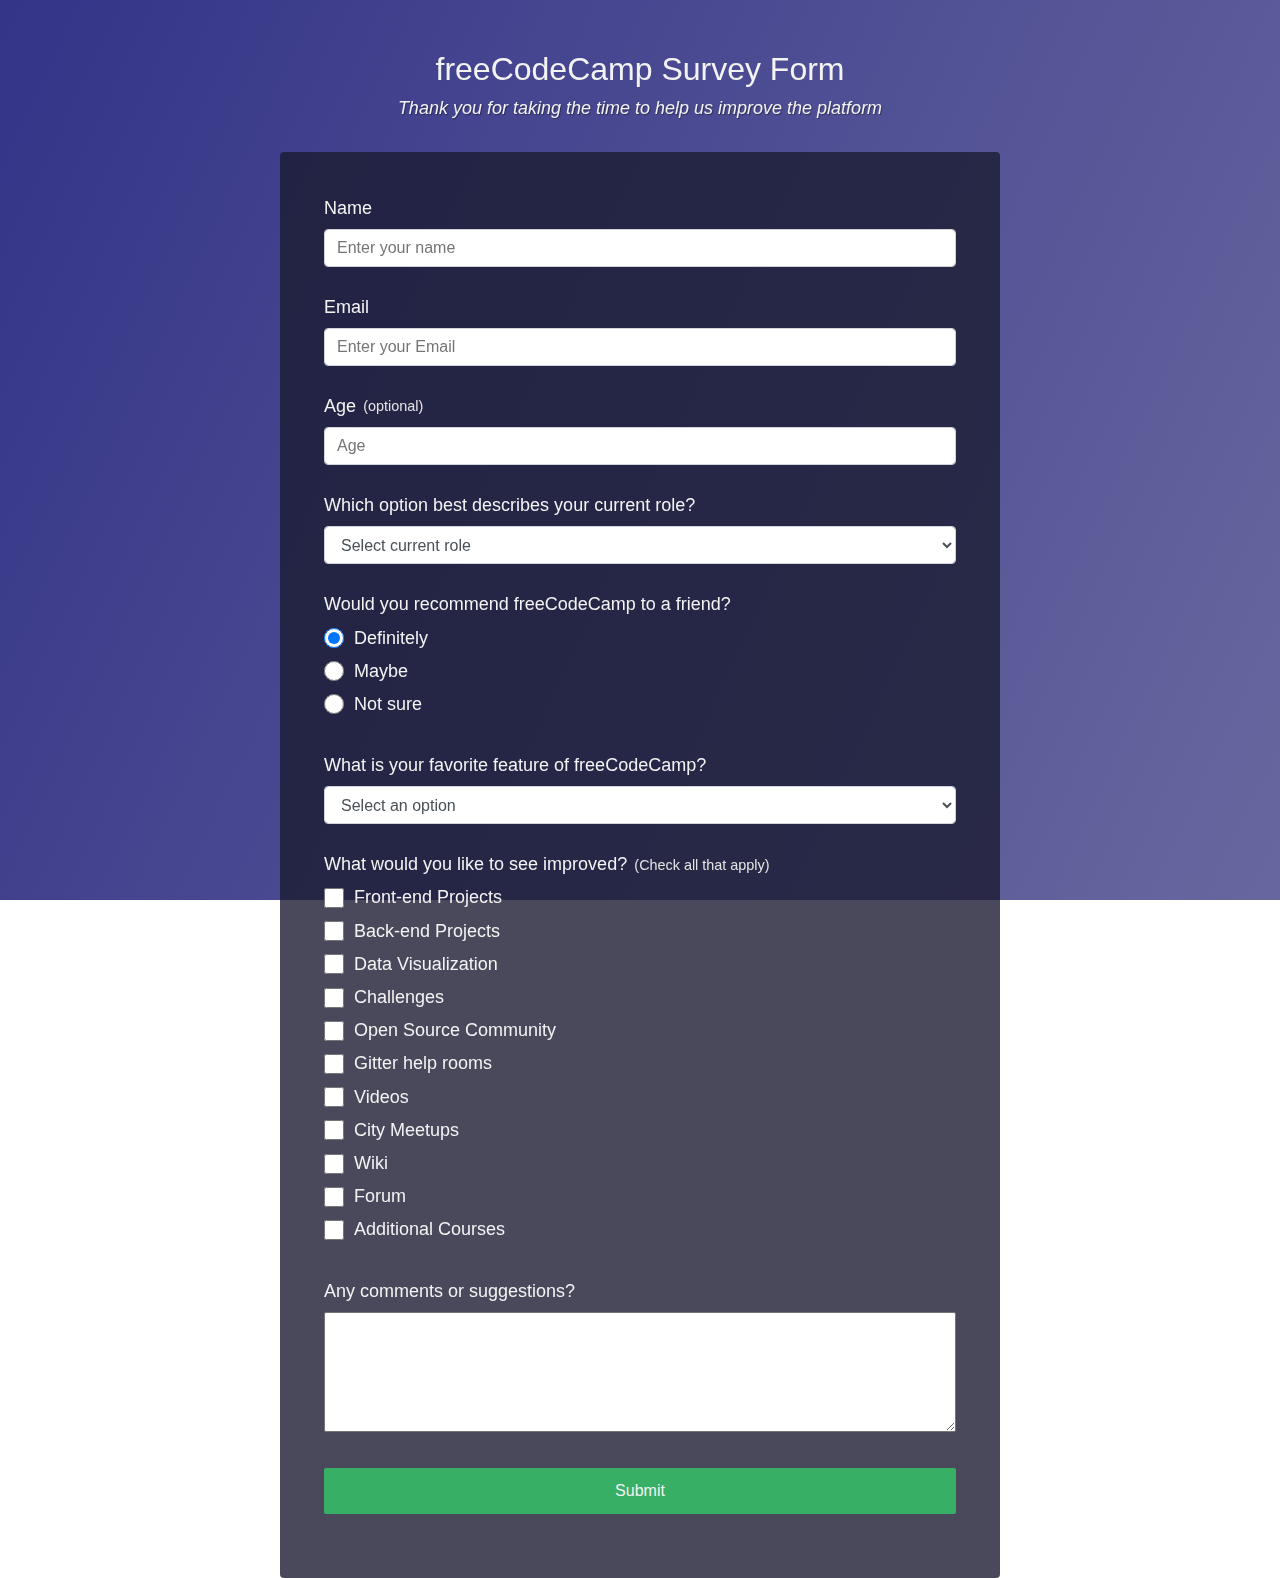
<file: Responsive_Web_Design/Survey Form/index.html>
<!DOCTYPE html>
<html lang='en'>
<head>
    <link rel='stylesheet' href='styles.css'>
    <title>https://survey-form.freecodecamp.rocks/</title>
</head>
<body class='page'>
<div class='container'>

    <header class='header'>
        <h1 class='header__title' id='title'>
            freeCodeCamp Survey Form
        </h1>
        <p class='header__description' id='description'>
            Thank you for taking the time to help us improve the platform
        </p>
    </header>

    <form class='form' id='survey-form'>

        <div class='form__item'>
            <label
                    class='form__label'
                    id='name-label'
                    for='name'
            >
                Name
            </label>
            <input
                    class='form__input-text'
                    id='name'
                    type='text'
                    placeholder='Enter your name'
                    required
            />
        </div>

        <div class='form__item'>
            <label
                    class='form__label'
                    id='email-label'
                    for='email'
            >
                Email
            </label>
            <input
                    class='form__input-text'
                    id='email'
                    type='email'
                    placeholder='Enter your Email'
                    required
            />
        </div>

        <div class='form__item'>
            <label
                    class='form__label'
                    id='number-label'
                    for='number'
            >
                Age
                <span class='form__label-clue'>(optional)</span>
            </label>
            <input
                    class='form__input-text'
                    id='number'
                    type='number'
                    min='10'
                    max='99'
                    placeholder='Age'
            />
        </div>

        <div class='form__item'>
            <label
                    class='form__label'
                    for='dropdown'
            >
                Which option best describes your current role?
            </label>
            <select class='form__input-text' id='dropdown'>
                <option disabled selected value>
                    Select current role
                </option>
                <option>Student</option>
                <option>Full time Job</option>
                <option>Full time Learner</option>
                <option>Prefer not to say</option>
                <option>Other</option>
            </select>
        </div>

        <div class='form__item'>
            <p class='form__item-title'>
                Would you recommend freeCodeCamp to a friend?
            </p>
            <label class='form__radioButton-label'>
                <input
                        class='form__radioButton'
                        type='radio'
                        checked
                        name='user-recommend'
                        value='definitely'
                />
                Definitely
            </label>
            <label class='form__radioButton-label'>
                <input
                        class='form__radioButton'
                        type='radio'
                        name='user-recommend'
                        value='maybe'
                />
                Maybe
            </label>
            <label class='form__radioButton-label'>
                <input
                        class='form__radioButton'
                        type='radio'
                        name='user-recommend'
                        value='not sure'
                />
                Not sure
            </label>
        </div>

        <div class='form__item'>
            <label
                    class='form__label indent'>
                What is your favorite feature of freeCodeCamp?
            </label>
            <select
                    class='form__input-text'
                    id='most-like'
                    name='most-like'
            >
                <option disabled selected value>Select an option</option>
                <option value='challenges'>Challenges</option>
                <option value='project'>Project</option>
                <option value='community'>Community</option>
                <option value='openSource'>Open source</option>
            </select>
        </div>

        <div class='form__item'>
            <label class='form__label'>
                What would you like to see improved?
                <span class='form__label-clue'>
                    (Check all that apply)
                </span>
            </label>
            <label class='form__radioButton-label'>
                <input
                        class='form__radioButton'
                        type='checkbox'
                        name='prefer'
                        value='front-end projects'
                />
                Front-end Projects
            </label>
            <label class='form__radioButton-label'>
                <input
                        class='form__radioButton'
                        type='checkbox'
                        name='prefer'
                        value='back-end projects'
                />
                Back-end Projects
            </label>
            <label class='form__radioButton-label'>
                <input
                        class='form__radioButton'
                        type='checkbox'
                        name='prefer'
                        value='data-visualization'
                />
                Data Visualization
            </label>
            <label class='form__radioButton-label'>
                <input
                        class='form__radioButton'
                        type='checkbox'
                        name='prefer'
                        value='challenges'
                />
                Challenges
            </label>
            <label class='form__radioButton-label'>
                <input
                        class='form__radioButton'
                        type='checkbox'
                        name='prefer'
                        value='open-source-community'
                />
                Open Source Community
            </label>
            <label class='form__radioButton-label'>
                <input
                        class='form__radioButton'
                        type='checkbox'
                        name='prefer'
                        value='Gitter-help-rooms'
                />
                Gitter help rooms
            </label>
            <label class='form__radioButton-label'>
                <input
                        class='form__radioButton'
                        type='checkbox'
                        name='prefer'
                        value='videos'
                />
                Videos
            </label>
            <label class='form__radioButton-label'>
                <input
                        class='form__radioButton'
                        type='checkbox'
                        name='prefer'
                        value='city-meetups'
                />
                City Meetups
            </label>
            <label class='form__radioButton-label'>
                <input
                        class='form__radioButton'
                        type='checkbox'
                        name='prefer'
                        value='wiki'
                />
                Wiki
            </label>
            <label class='form__radioButton-label'>
                <input
                        class='form__radioButton'
                        type='checkbox'
                        name='prefer'
                        value='forum'
                />
                Forum
            </label>
            <label class='form__radioButton-label'>
                <input
                        class='form__radioButton'
                        type='checkbox'
                        name='prefer'
                        value='additional courses'
                />
                Additional Courses
            </label>
        </div>

        <div class='form__item'>
            <p class='form__item-title indent'>
                Any comments or suggestions?
            </p>
            <textarea
                    class='form__comment'
                    id='comments'
                    name='comment'
                    placeholder='Enter your comment here...'
            >
          </textarea>
        </div>

        <div class='form__item'>
            <button
                    class='form__submit-button indent'
                    type='submit'
                    id='submit'
            >
                Submit
            </button>
        </div>
    </form>
</div>
</body>
</html>
</file>
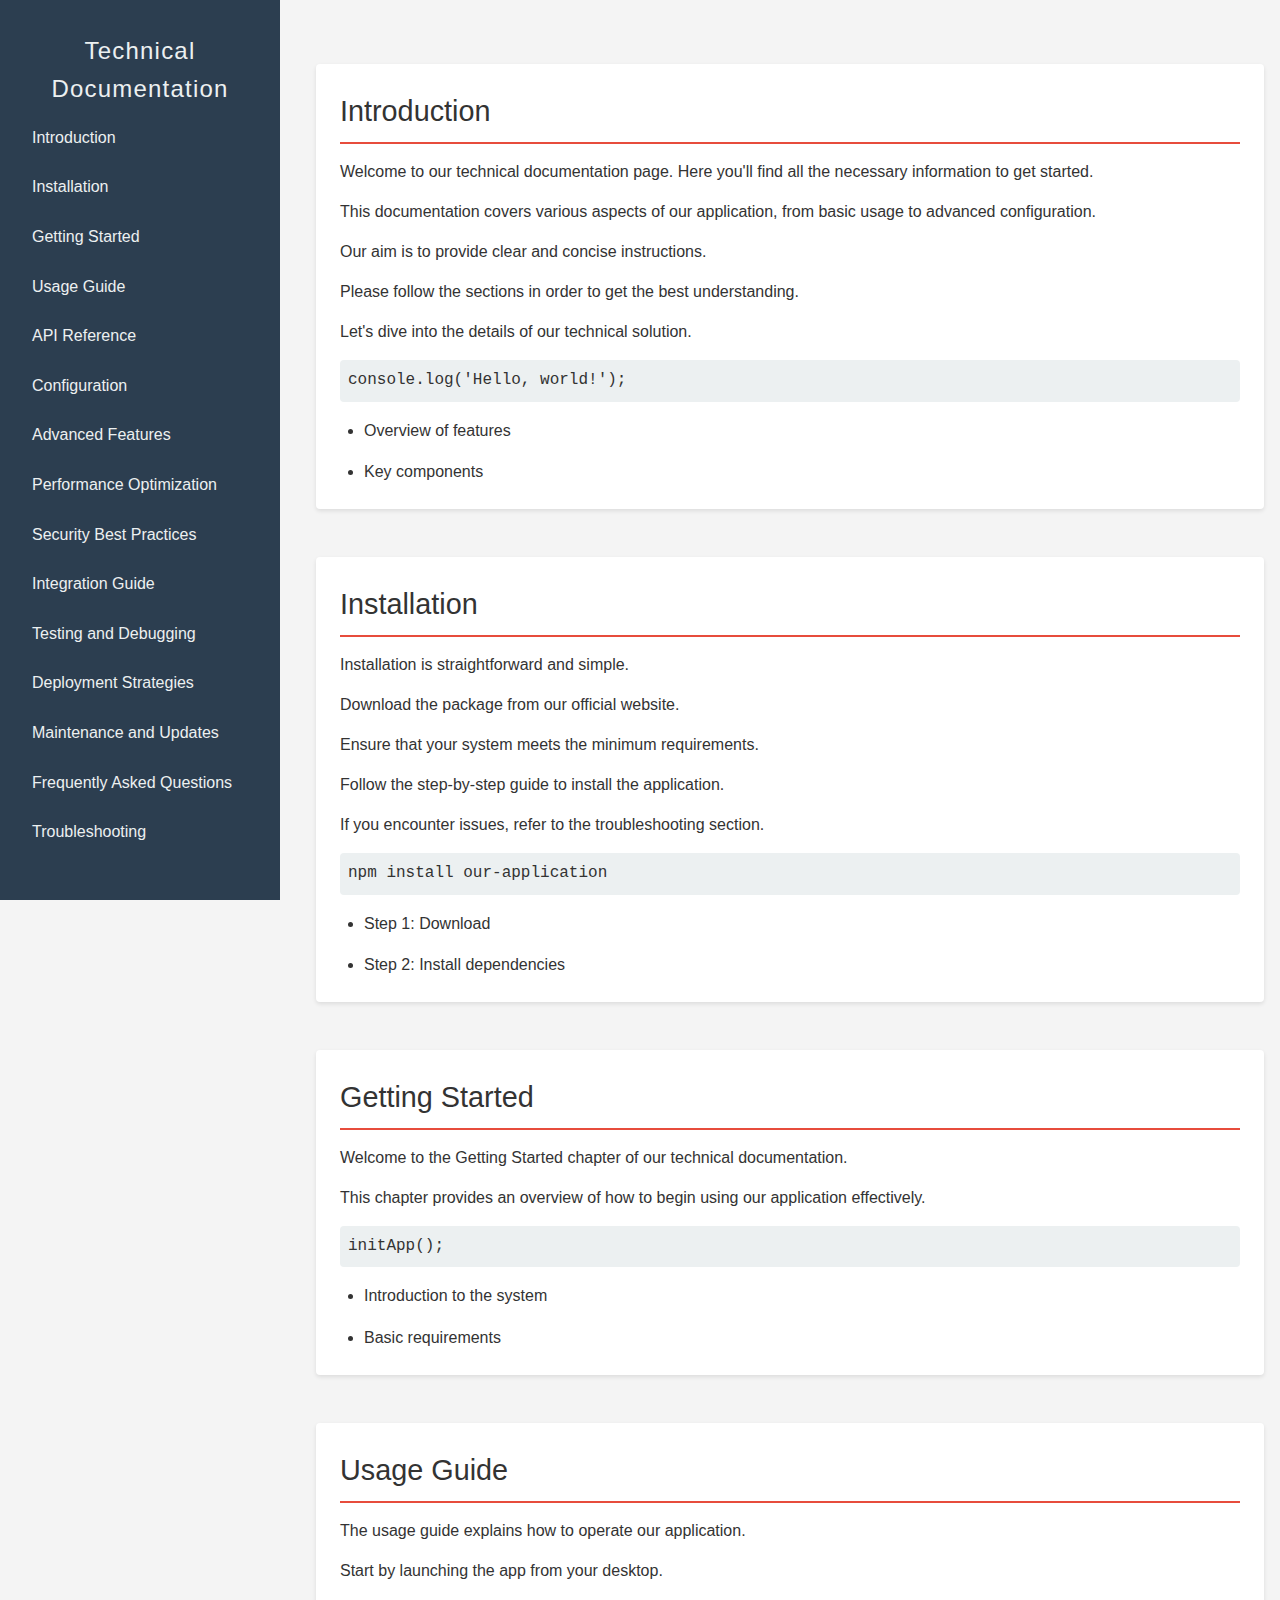
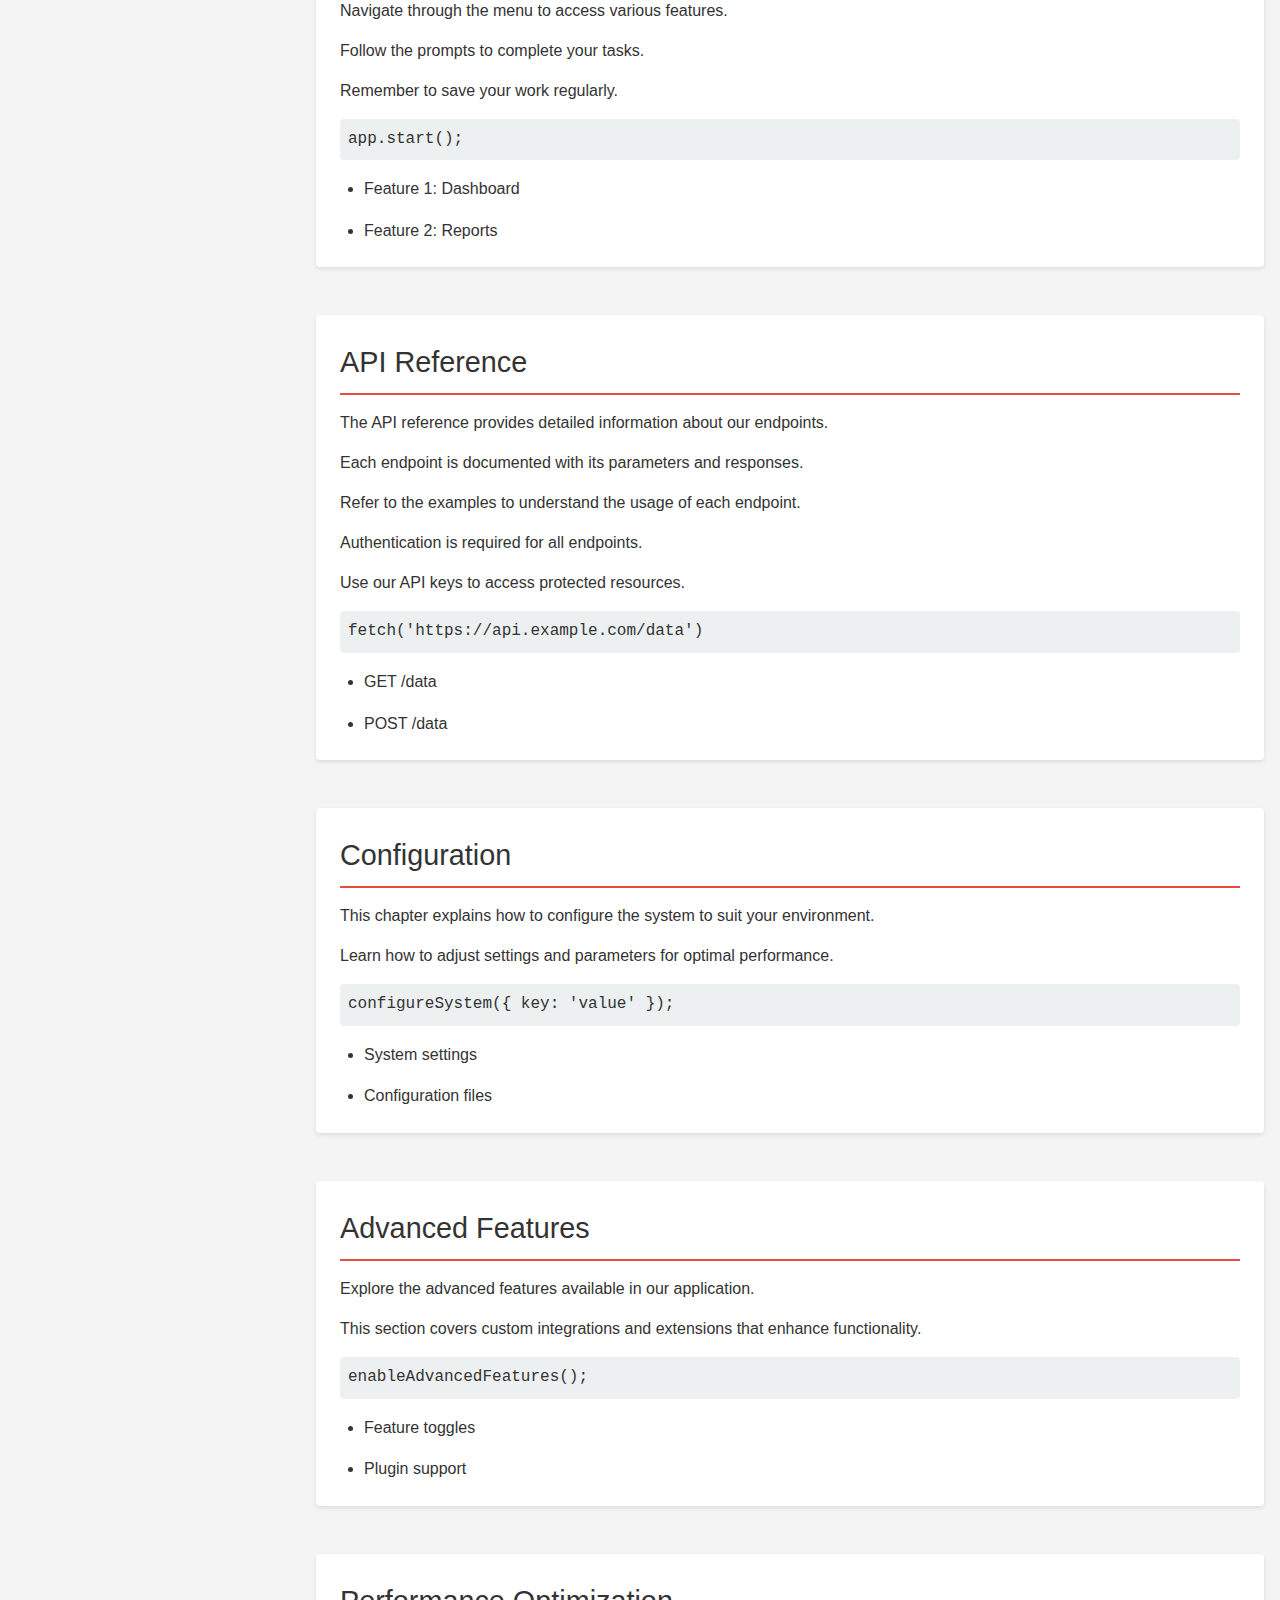
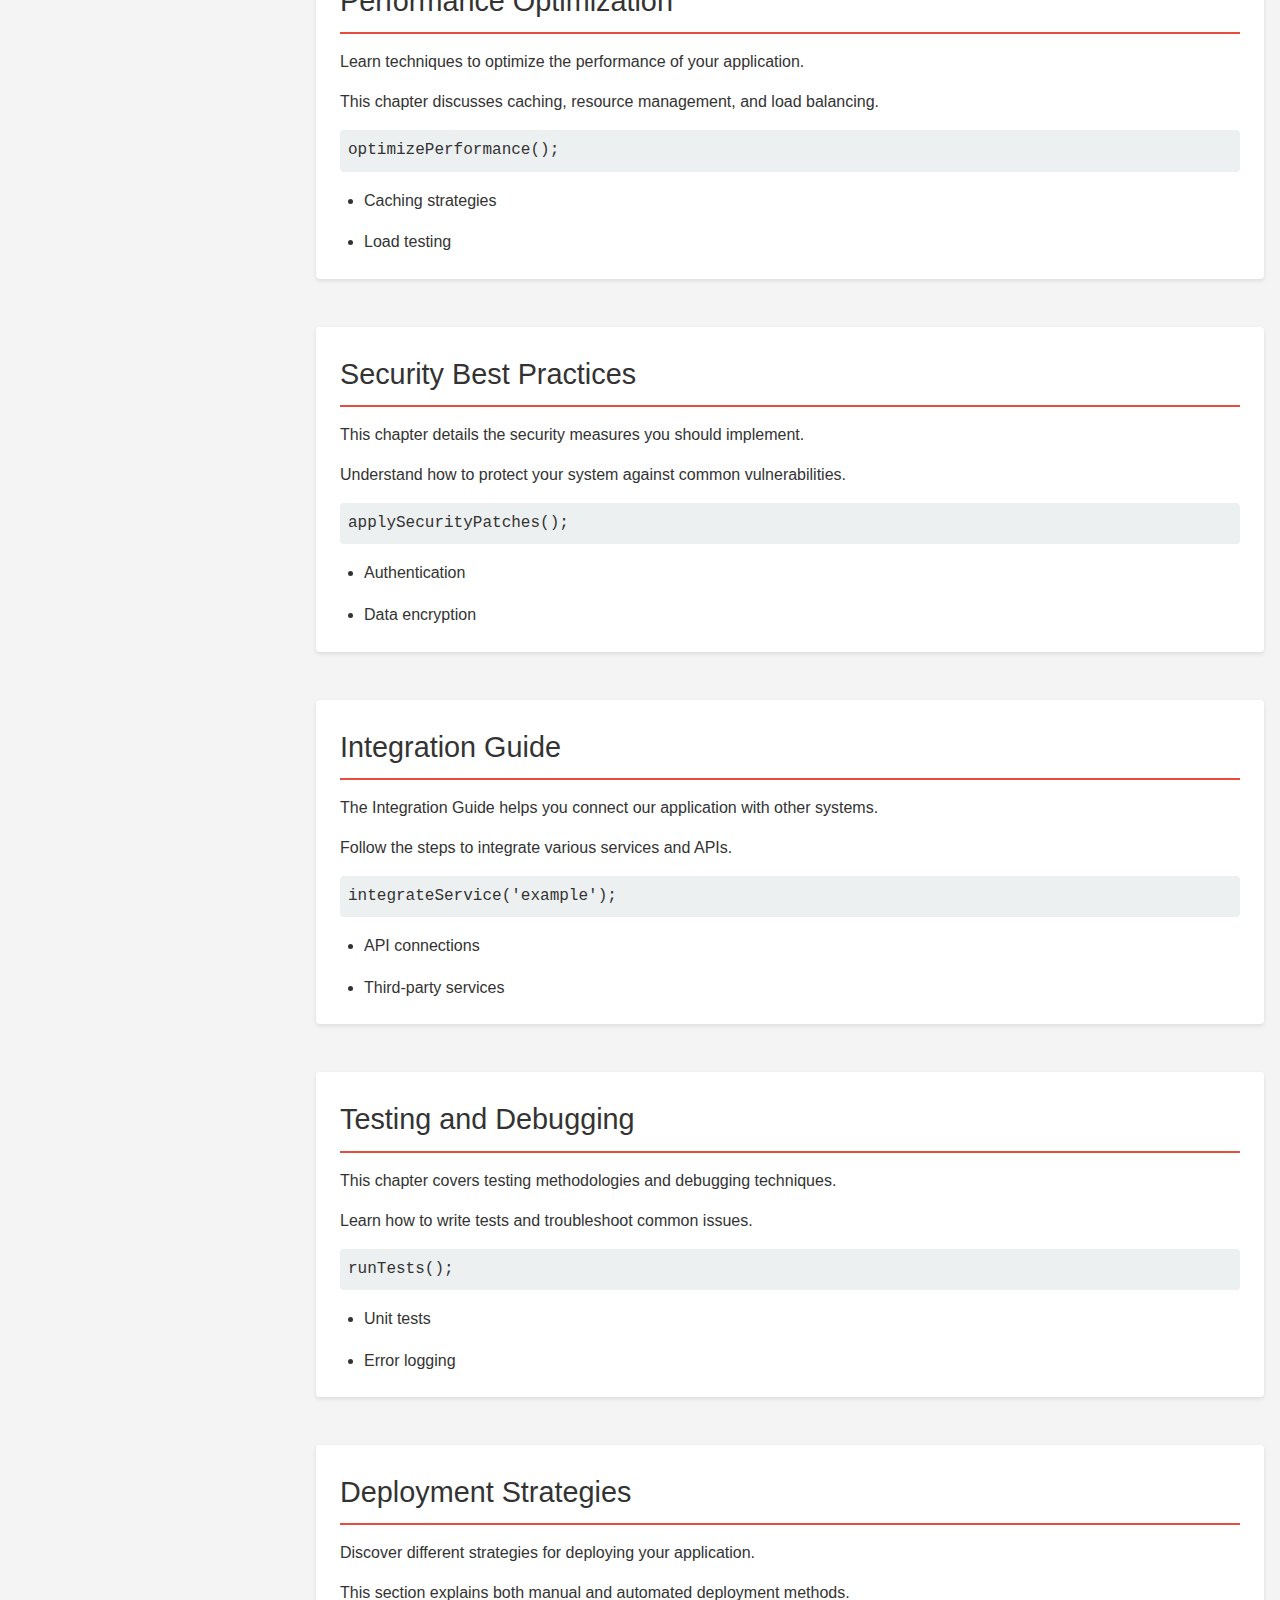
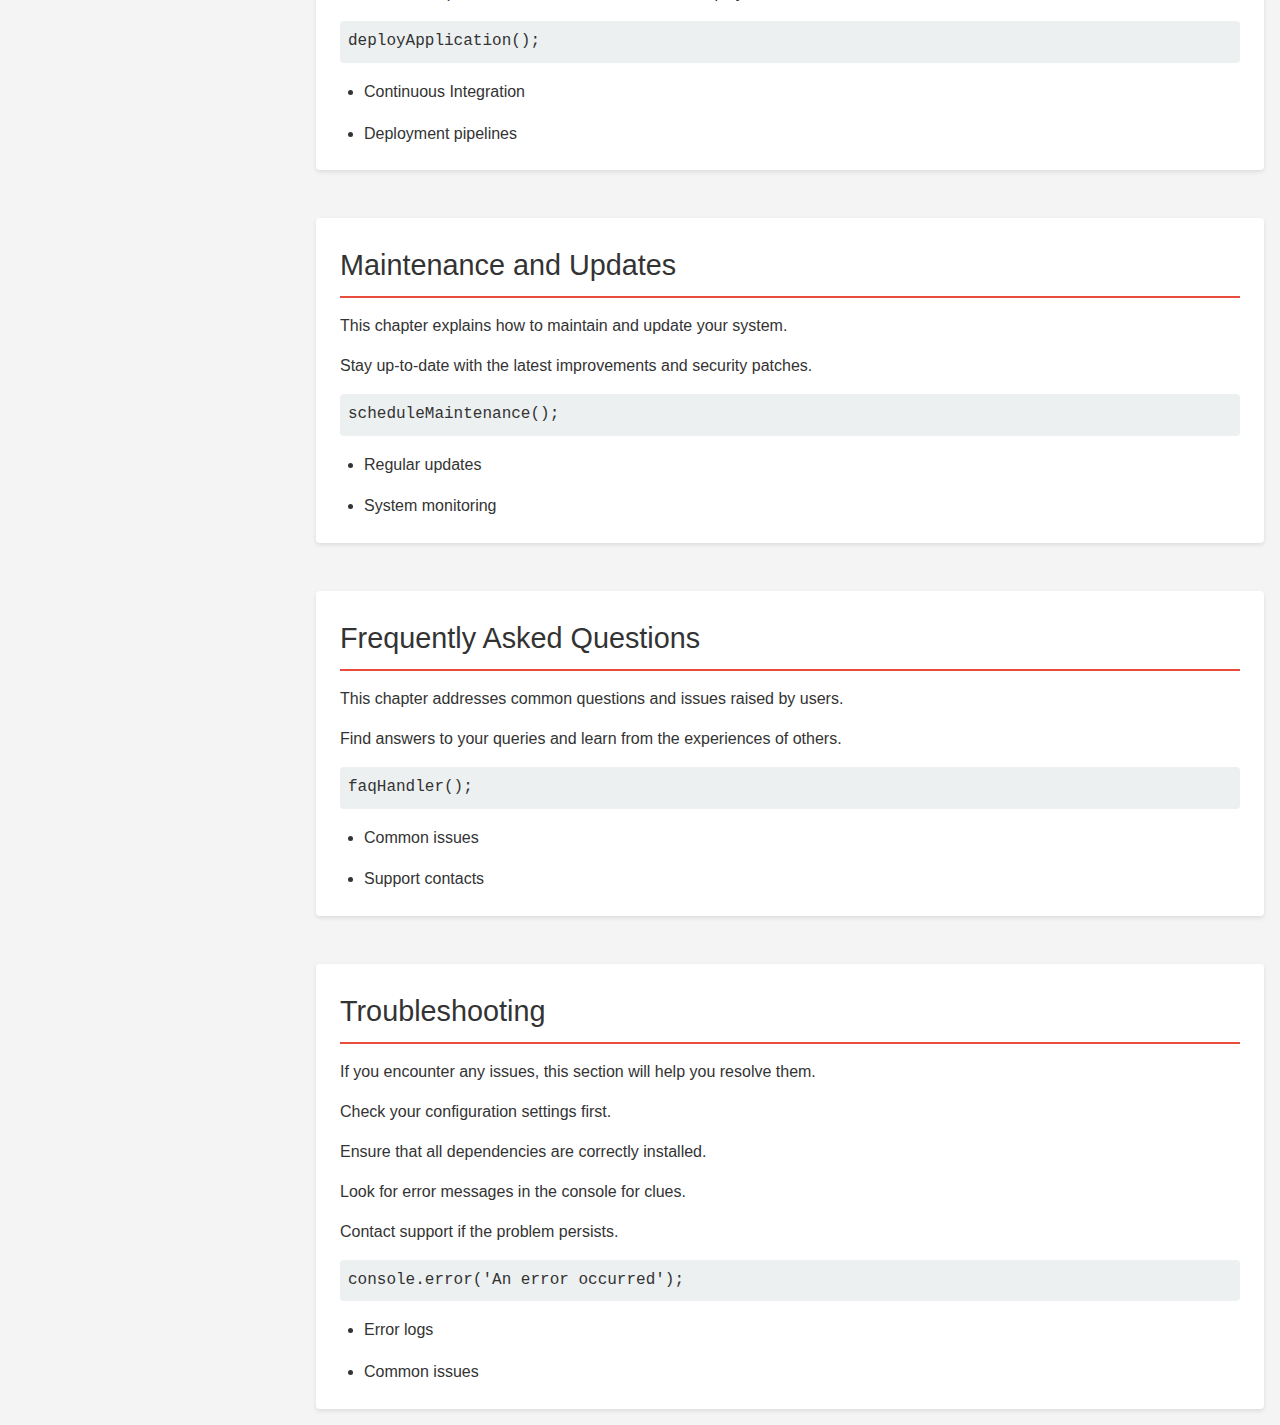
<file: Responsive_Web_Design/Technical_documentation_page/index.html>
<!DOCTYPE html>
<html lang="en">
<head>
    <meta charset="UTF-8">
    <meta name="viewport" content="width=device-width, initial-scale=1.0">
    <title>Technical Documentation</title>
    <link rel="stylesheet" href="styles.css">
</head>
<body class="page">

<nav class="nav" id="navbar">
    <header class="nav__header">Technical Documentation</header>
    <a class="nav-link nav__link" href="#Introduction">Introduction</a>
    <a class="nav-link nav__link" href="#Installation">Installation</a>
    <a class="nav-link nav__link" href="#Getting_Started">Getting Started</a>
    <a class="nav-link nav__link" href="#Usage_Guide">Usage Guide</a>
    <a class="nav-link nav__link" href="#API_Reference">API Reference</a>
    <a class="nav-link nav__link" href="#Configuration">Configuration</a>
    <a class="nav-link nav__link" href="#Advanced_Features">Advanced Features</a>
    <a class="nav-link nav__link" href="#Performance_Optimization">Performance Optimization</a>
    <a class="nav-link nav__link" href="#Security_Best_Practices">Security Best Practices</a>
    <a class="nav-link nav__link" href="#Integration_Guide">Integration Guide</a>
    <a class="nav-link nav__link" href="#Testing_and_Debugging">Testing and Debugging</a>
    <a class="nav-link nav__link" href="#Deployment_Strategies">Deployment Strategies</a>
    <a class="nav-link nav__link" href="#Maintenance_and_Updates">Maintenance and Updates</a>
    <a class="nav-link nav__link" href="#Frequently_Asked_Questions">Frequently Asked Questions</a>
    <a class="nav-link nav__link" href="#Troubleshooting">Troubleshooting</a>
</nav>

<button class="burger">
    <span class="burger__body"></span>
</button>

<main class="main" id="main-doc">
    <section class="main-section section" id="Introduction">
        <header class="section__header">Introduction</header>
        <p class="section__text">Welcome to our technical documentation page. Here you'll find all the necessary information to get started.</p>
        <p class="section__text">This documentation covers various aspects of our application, from basic usage to advanced configuration.</p>
        <p class="section__text">Our aim is to provide clear and concise instructions.</p>
        <p class="section__text">Please follow the sections in order to get the best understanding.</p>
        <p class="section__text">Let's dive into the details of our technical solution.</p>
        <code class="section__code">console.log('Hello, world!');</code>
        <ul class="section__list">
            <li>Overview of features</li>
            <li>Key components</li>
        </ul>
    </section>

    <section class="main-section section" id="Installation">
        <header class="section__header">Installation</header>
        <p class="section__text">Installation is straightforward and simple.</p>
        <p class="section__text">Download the package from our official website.</p>
        <p class="section__text">Ensure that your system meets the minimum requirements.</p>
        <p class="section__text">Follow the step-by-step guide to install the application.</p>
        <p class="section__text">If you encounter issues, refer to the troubleshooting section.</p>
        <code class="section__code">npm install our-application</code>
        <ul class="section__list">
            <li>Step 1: Download</li>
            <li>Step 2: Install dependencies</li>
        </ul>
    </section>

    <section class="main-section section" id="Getting_Started">
        <header class="section__header">Getting Started</header>
        <p class="section__text">Welcome to the Getting Started chapter of our technical documentation.</p>
        <p class="section__text">This chapter provides an overview of how to begin using our application effectively.</p>
        <code class="section__code">initApp();</code>
        <ul class="section__list">
            <li>Introduction to the system</li>
            <li>Basic requirements</li>
        </ul>
    </section>

    <section class="main-section section" id="Usage_Guide">
        <header class="section__header">Usage Guide</header>
        <p class="section__text">The usage guide explains how to operate our application.</p>
        <p class="section__text">Start by launching the app from your desktop.</p>
        <p class="section__text">Navigate through the menu to access various features.</p>
        <p class="section__text">Follow the prompts to complete your tasks.</p>
        <p class="section__text">Remember to save your work regularly.</p>
        <code class="section__code">app.start();</code>
        <ul class="section__list">
            <li>Feature 1: Dashboard</li>
            <li>Feature 2: Reports</li>
        </ul>
    </section>

    <section class="main-section section" id="API_Reference">
        <header class="section__header">API Reference</header>
        <p class="section__text">The API reference provides detailed information about our endpoints.</p>
        <p class="section__text">Each endpoint is documented with its parameters and responses.</p>
        <p class="section__text">Refer to the examples to understand the usage of each endpoint.</p>
        <p class="section__text">Authentication is required for all endpoints.</p>
        <p class="section__text">Use our API keys to access protected resources.</p>
        <code class="section__code">fetch('https://api.example.com/data')</code>
        <ul class="section__list">
            <li>GET /data</li>
            <li>POST /data</li>
        </ul>
    </section>

    <section class="main-section section" id="Configuration">
        <header class="section__header">Configuration</header>
        <p class="section__text">This chapter explains how to configure the system to suit your environment.</p>
        <p class="section__text">Learn how to adjust settings and parameters for optimal performance.</p>
        <code class="section__code">configureSystem({ key: 'value' });</code>
        <ul class="section__list">
            <li>System settings</li>
            <li>Configuration files</li>
        </ul>
    </section>

    <section class="main-section section" id="Advanced_Features">
        <header class="section__header">Advanced Features</header>
        <p class="section__text">Explore the advanced features available in our application.</p>
        <p class="section__text">This section covers custom integrations and extensions that enhance functionality.</p>
        <code class="section__code">enableAdvancedFeatures();</code>
        <ul class="section__list">
            <li>Feature toggles</li>
            <li>Plugin support</li>
        </ul>
    </section>

    <section class="main-section section" id="Performance_Optimization">
        <header class="section__header">Performance Optimization</header>
        <p class="section__text">Learn techniques to optimize the performance of your application.</p>
        <p class="section__text">This chapter discusses caching, resource management, and load balancing.</p>
        <code class="section__code">optimizePerformance();</code>
        <ul class="section__list">
            <li>Caching strategies</li>
            <li>Load testing</li>
        </ul>
    </section>

    <section class="main-section section" id="Security_Best_Practices">
        <header class="section__header">Security Best Practices</header>
        <p class="section__text">This chapter details the security measures you should implement.</p>
        <p class="section__text">Understand how to protect your system against common vulnerabilities.</p>
        <code class="section__code">applySecurityPatches();</code>
        <ul class="section__list">
            <li>Authentication</li>
            <li>Data encryption</li>
        </ul>
    </section>

    <section class="main-section section" id="Integration_Guide">
        <header class="section__header">Integration Guide</header>
        <p class="section__text">The Integration Guide helps you connect our application with other systems.</p>
        <p class="section__text">Follow the steps to integrate various services and APIs.</p>
        <code class="section__code">integrateService('example');</code>
        <ul class="section__list">
            <li>API connections</li>
            <li>Third-party services</li>
        </ul>
    </section>

    <section class="main-section section" id="Testing_and_Debugging">
        <header class="section__header">Testing and Debugging</header>
        <p class="section__text">This chapter covers testing methodologies and debugging techniques.</p>
        <p class="section__text">Learn how to write tests and troubleshoot common issues.</p>
        <code class="section__code">runTests();</code>
        <ul class="section__list">
            <li>Unit tests</li>
            <li>Error logging</li>
        </ul>
    </section>

    <section class="main-section section" id="Deployment_Strategies">
        <header class="section__header">Deployment Strategies</header>
        <p class="section__text">Discover different strategies for deploying your application.</p>
        <p class="section__text">This section explains both manual and automated deployment methods.</p>
        <code class="section__code">deployApplication();</code>
        <ul class="section__list">
            <li>Continuous Integration</li>
            <li>Deployment pipelines</li>
        </ul>
    </section>

    <section class="main-section section" id="Maintenance_and_Updates">
        <header class="section__header">Maintenance and Updates</header>
        <p class="section__text">This chapter explains how to maintain and update your system.</p>
        <p class="section__text">Stay up-to-date with the latest improvements and security patches.</p>
        <code class="section__code">scheduleMaintenance();</code>
        <ul class="section__list">
            <li>Regular updates</li>
            <li>System monitoring</li>
        </ul>
    </section>

    <section class="main-section section" id="Frequently_Asked_Questions">
        <header class="section__header">Frequently Asked Questions</header>
        <p class="section__text">This chapter addresses common questions and issues raised by users.</p>
        <p class="section__text">Find answers to your queries and learn from the experiences of others.</p>
        <code class="section__code">faqHandler();</code>
        <ul class="section__list">
            <li>Common issues</li>
            <li>Support contacts</li>
        </ul>
    </section>

    <section class="main-section section" id="Troubleshooting">
        <header class="section__header">Troubleshooting</header>
        <p class="section__text">If you encounter any issues, this section will help you resolve them.</p>
        <p class="section__text">Check your configuration settings first.</p>
        <p class="section__text">Ensure that all dependencies are correctly installed.</p>
        <p class="section__text">Look for error messages in the console for clues.</p>
        <p class="section__text">Contact support if the problem persists.</p>
        <code class="section__code">console.error('An error occurred');</code>
        <ul class="section__list">
            <li>Error logs</li>
            <li>Common issues</li>
        </ul>
    </section>

</main>

<script>
	document.addEventListener('click', (e) => {
		const burgerIcon = e.target.closest('.burger');
		const burgerNavLink = e.target.closest('.nav__link');

		if (!burgerIcon && !burgerNavLink) return;
		if (document.documentElement.clientWidth > 768) return;

		document.body.classList.toggle('page--opened-menu');
	});
</script>

</body>
</html>
</file>
<file: Responsive_Web_Design/Survey Form/styles.css>
*,
*::before,
*::after {
  box-sizing: border-box;
  margin: 0;
  padding: 0;
}

:root {
  --color-input-outline-focus: #1a3a73;
  --color-input-focus-border: #77b8fd;
  --color-lightest: #fff;
  --color-light: #f3f3f3;
  --color-medium: #ced4da;
  --color-medium-label: #e4e4e4;
  --color-dark: #1b1b32;
  --color-dark-opacity: #1b1b32cc;
  --color-accent: #37af65;
  --color-background-primary: #3a3a9ecc;
  --color-background-secondary: #8888ceb3;
  --color-text-shadow: #00000066;
  --color-text-placeholder: #495057;

  --font-family-primary: 'Poppins';
  --font-size-primary: 16px;
  --font-weight-extra-light: 200;
  --font-weight-regular: 400;
  --font-line-height-primary: 1.4;
  --font-line-height-secondary: 1.2;

  --transition-time: 0.15s;
}

html {
  font-size: var(--font-size-primary, 16px);
}

.page {
  display: flex;
  justify-content: center;
  align-items: center;
  color: var(--color-light, #f3f3f3);
  font-family: var(--font-family-primary, 'Poppins'), sans-serif;
  font-weight: var(--font-weight-regular, 400);
  font-size: var(--font-size-primary, 16px);
  line-height: var(--font-line-height-primary, 1.4);
}

.page::before {
  content: '';
  position: fixed;
  inset-block-start: 0;
  inset-inline-start: 0;
  z-index: -1;
  inline-size: 100%;
  block-size: 100%;
  background:
          linear-gradient(115deg,
          var(--color-background-primary, #3a3a9ecc),
          var(--color-background-secondary, #8888ceb3)),
          url('https://cdn.freecodecamp.org/testable-projects-fcc/images/survey-form-background.jpeg')
          center / cover no-repeat var(--color-dark, #1b1b32);
}

.container {
  display: flex;
  flex-direction: column;
  gap: 1.875rem;
  width: 100%;
  padding-block-start: 3.125rem;
}

.header {
  display: flex;
  flex-direction: column;
  align-items: center;
  gap: 0.5rem;
  padding: 0 0.625rem;
}

.header__title {
  font-weight: var(--font-weight-regular, 400);
  font-size: 2rem;
  line-height: var(--font-line-height-secondary, 1.2);
}

.header__description {
  font-weight: var(--font-weight-extra-light, 200);
  font-size: 1.125rem;
  font-style: italic;
  text-shadow: 1px 1px 1px var(--color-text-shadow, #00000066);
}

.form {
  display: flex;
  flex-direction: column;
  border-radius: 0.25rem;
  padding: 2.5rem 0.625rem;
  background: var(--color-dark-opacity, #1b1b32cc);
}

.form__item {
  display: flex;
  flex-direction: column;
  gap: 0.5rem;
  margin-block-end: 1.25rem;
  padding: 0.25rem;
}

.form__label {
  display: flex;
  align-items: center;
  font-size: 1.125rem;
}

.form__label-clue {
  margin-inline-start: 0.45rem;
  color: var(--color-medium-label, #e4e4e4);
  font-size: 0.9rem;
}

.form__input-text {
  display: block;
  inline-size: 100%;
  block-size: 2.375rem;
  border: 1px solid var(--color-medium, #ced4da);
  border-radius: 0.25rem;
  padding: 0.375rem 0.75rem;
  color: var(--color-text-placeholder, #495057);
  background-color: var(--color-lightest, #fff);
  background-clip: padding-box;
  transition:
          border-color var(--transition-time, 0.15s) ease-in-out,
          box-shadow var(--transition-time, 0.15s) ease-in-out;
}

.form__item-title {
  font-size: 1.125rem;
}

.form__radioButton-label {
  display: flex;
  align-items: center;
  gap: 0.625rem;
  font-size: 1.125rem;
}

.form__radioButton {
  display: inline-block;
  min-inline-size: 1.25rem;
  min-block-size: 1.25rem;
}

.form__comment {
  inline-size: 100%;
  border-radius: 2px;
  padding: 0.625rem;
  min-block-size: 120px;
  resize: vertical;
}

.form__submit-button {
  display: block;
  width: 100%;
  border: none;
  border-radius: 2px;
  padding: 0.75rem;
  color: inherit;
  background: var(--color-accent, #37af65);
  cursor: pointer;
}

input, button, select, textarea {
  font-family: inherit;
  font-size: inherit;
  line-height: inherit;
}

input, button, select, textarea {
  outline: none;
}

input:focus, textarea:focus {
  border: 1px solid var(--color-input-focus-border, #77b8fd);
  outline: 3px solid var(--color-input-outline-focus, #1a3a73);
}

input:focus, textarea:focus {
  border: 1px solid var(--color-input-focus-border, #77b8fd);
  outline: 3px solid var(--color-input-outline-focus, #1a3a73);
  transition: outline var(--transition-time, 0.3s) ease-in-out,
  border-color var(--transition-time, 0.3s) ease-in-out;
}

input:focus-visible, textarea:focus-visible, button:focus-visible {
  outline: 3px solid var(--color-input-outline-focus, #1a3a73);
  transition: outline var(--transition-time, 0.3s) ease-in-out;
}

.indent {
  margin-block-start: 8px;
}

@media (min-width: 480px) {
  .form {
    padding: 2.5rem;
  }
}

@media (min-width: 576px) {
  .container {
    max-width: 540px;
  }
}

@media (min-width: 768px) {
  .container {
    max-width: 720px;
  }
}
</file>
<file: Responsive_Web_Design/Technical_documentation_page/styles.css>
*,
*::before,
*::after {
    box-sizing: border-box;
    margin: 0;
    padding: 0;
}

:root {
    --color-medium: #2c3e50;
    --color-dark: #333;
    --color-darkest: #000;
    --color-light: #f4f4f4;
    --color-lighter: #ecf0f1;
    --color-lightest: #fff;
    --color-hover-link: #34495e;
    --color-shadow: #00000019;
    --color-accent: #e74c3c;
    --font-size-primary: 16px;
    --font-family-primary: 'Roboto', 'Helvetica Neue';
    --font-line-height-primary: 1.6;
    --transition: 0.3s ease-in-out;
}

html {
    font-size: var(--font-size-primary, 16px);
    scroll-behavior: smooth;
}

.page {
    position: relative;
    color: var(--color-dark, #333);
    font-family: var(--font-family-primary, 'Roboto'), sans-serif;
    line-height: var(--font-line-height-primary, 1.6);
    background: var(--color-light, #f4f4f4);
}

.nav {
    position: fixed;
    top: 0;
    left: 0;
    width: 280px;
    min-height: 100vh;
    padding: 1rem;
    overflow-y: auto;
    color: var(--color-lighter, #ecf0f1);
    background: var(--color-medium, #2c3e50);
}

.nav__header {
    margin-block-start: 1rem;
    font-size: 1.5rem;
    letter-spacing: 0.05em;
    text-align: center;
}

.nav__link {
    display: block;
    margin-block-start: 0.5rem;
    border-radius: 4px;
    padding: 0.5rem 1rem;
    color: #ecf0f1;
    text-decoration: none;
    transition: background var(--transition, 0.3s ease-in-out);
}

.nav__link:hover,
.nav__link:focus {
    background: var(--color-hover-link, #34495e);
}

.main {
    display: flex;
    flex-direction: column;
    gap: 3rem;
    margin-left: 300px;
    padding: 4rem 1rem 1rem 1rem;
}

.section {
    display: flex;
    flex-direction: column;
    gap: 1rem;
    border-radius: 4px;
    padding: 1.5rem;
    box-shadow: 0 2px 4px var(--color-shadow, #00000019);
    background: var(--color-lightest, #fff);
}

.section__header {
    border-bottom: 2px solid var(--color-accent, #e74c3c);
    padding-bottom: 0.5rem;
    font-size: 1.8rem;
}

.section__text {
    line-height: 1.5;
}

.section__code {
    border-radius: 4px;
    padding: 0.5rem;
    font-family: 'Courier New', Courier, monospace;
    word-wrap: break-word;
    background: var(--color-lighter, #ecf0f1);
    white-space: pre-wrap;
}

.section__list {
    display: flex;
    flex-direction: column;
    gap: 1rem;
    margin-left: 1.5rem;
    list-style: disc;
}

.burger {
    z-index: 1000;
    display: none;
    justify-content: center;
    align-items: center;
    width: 50px;
    height: 50px;
    border: none;
    background-color: transparent;
    cursor: pointer;
}

.burger__body {
    display: block;
    width: 100%;
    height: 4px;
    margin: 5px 0;
    background: var(--color-medium, #2c3e50);
}

.burger__body,
.burger__body::before,
.burger__body::after {
    display: block;
    width: 30px;
    height: 3px;
    border-radius: 100px;
    background-color: var(--color-darkest, #000);
    transition: all var(--transition, 0.3s ease-in-out);
}

.burger__body {
    position: relative;
}

.burger__body::before,
.burger__body::after {
    content: '';
    position: absolute;
}

.burger__body::before {
    top: -8px;
}

.burger__body::after {
    bottom: -8px;
}

.page--opened-menu {
    overflow: hidden;
}

.page--opened-menu .burger__body {
    background-color: var(--color-medium, #2c3e50);
}

.page--opened-menu .burger__body::before {
    top: 0;
    background-color: var(--color-lightest, #fff);
    transform: rotate(45deg);
}

.page--opened-menu .burger__body::after {
    bottom: 0;
    background-color: var(--color-lightest, #fff);
    transform: rotate(-45deg);
}

.page--opened-menu .nav {
    transform: translateX(0);
}

@media (max-width: 768px) {
    .burger {
        position: fixed;
        top: 1rem;
        left: 30px;
        display: block;
    }

    .nav {
        transition: transform var(--transition, 0.3s ease-in-out);
        transform: translateY(-100%);
    }

    .nav__list {
        flex-direction: column;
        align-items: center;
    }

    .page--opened-menu .nav {
        visibility: visible;
        opacity: 1;
        transform: translateY(0%);
    }

    .main {
        margin-left: 0;
        padding: 1rem;
    }

    .nav__link:focus {
        outline: 3px solid var(--color-lightest, #fff);
        outline-offset: 2px;
    }
}
</file>
